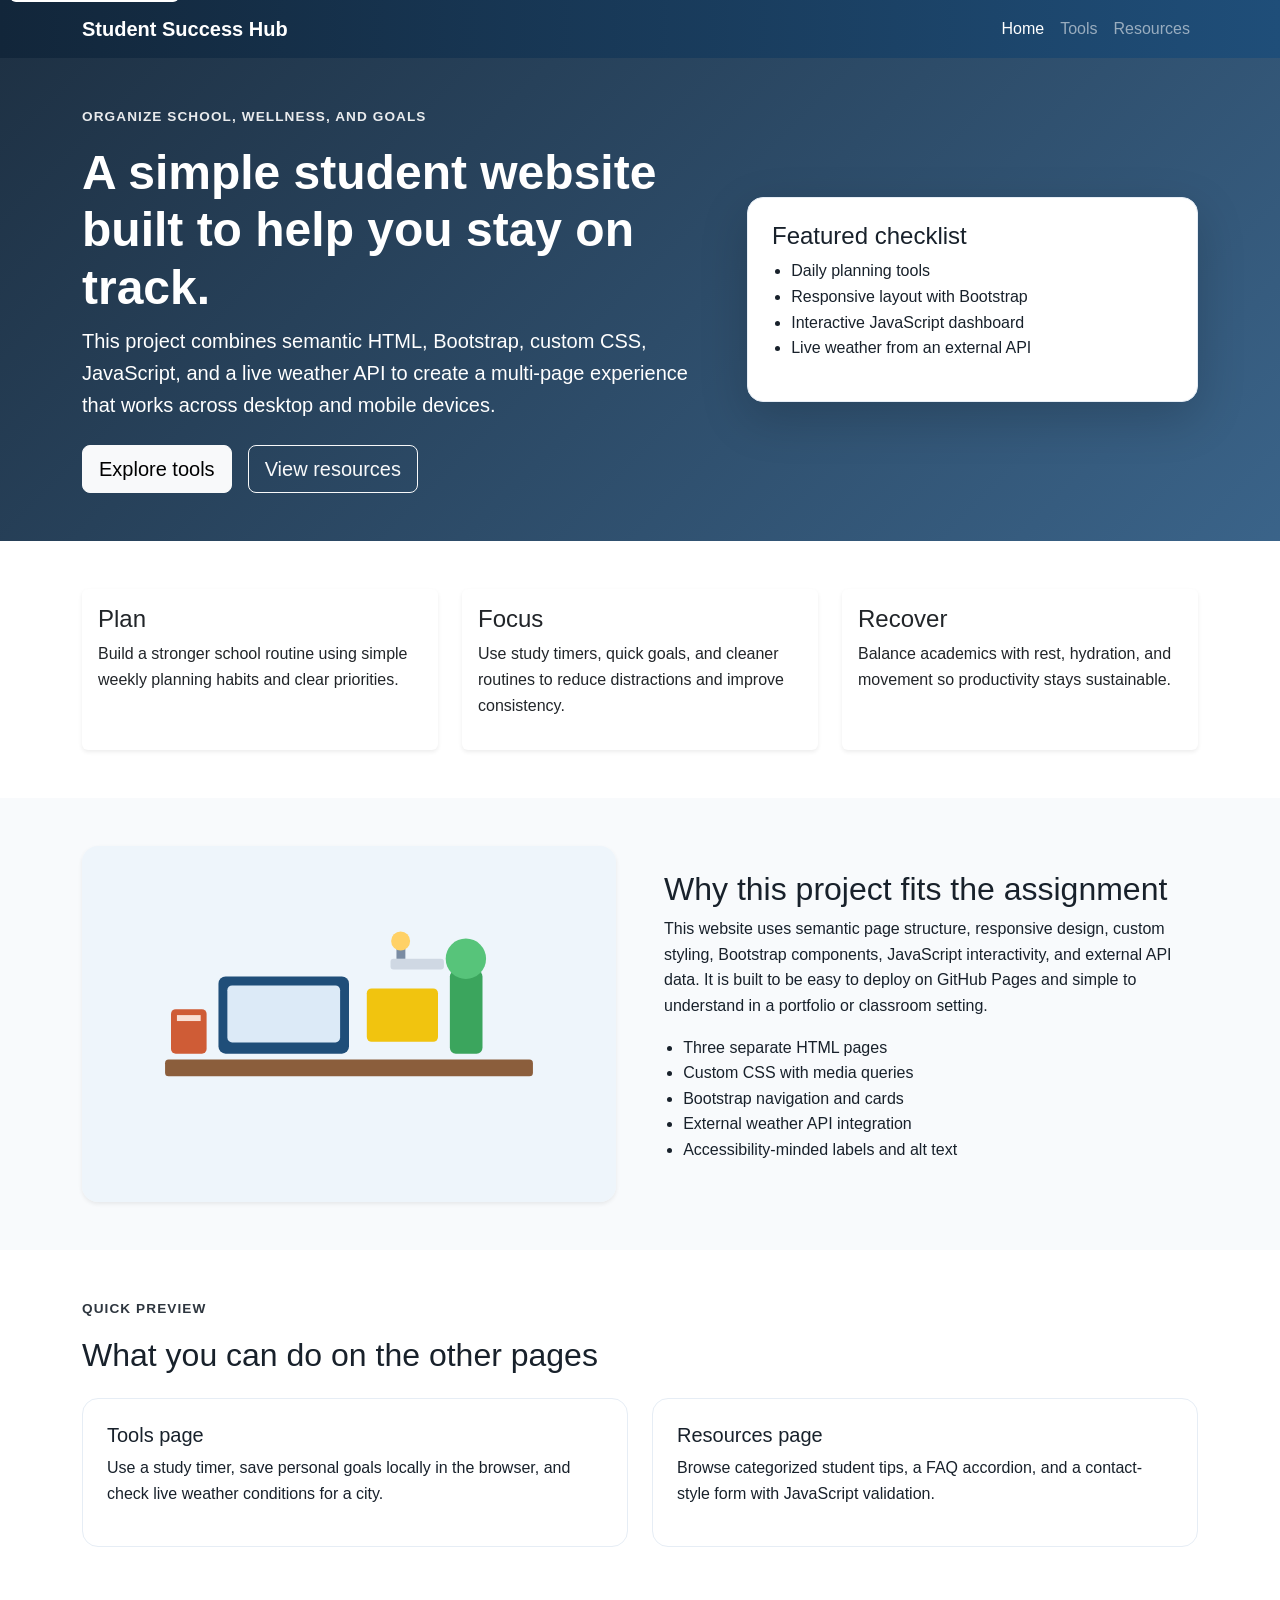
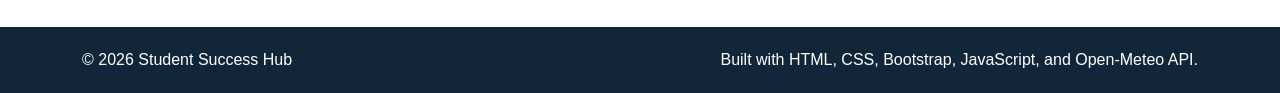
<file: index.html>
<!DOCTYPE html>
<html lang="en">
<head>
  <!-- Basic page metadata -->
  <meta charset="UTF-8">
  <meta name="viewport" content="width=device-width, initial-scale=1.0">
  <title>Student Success Hub | Home</title>
  <meta name="description" content="A responsive student resource website with productivity tools, wellness tips, and live weather data.">
  <!-- Bootstrap CSS for responsive design and components -->
  <link href="https://cdn.jsdelivr.net/npm/bootstrap@5.3.3/dist/css/bootstrap.min.css" rel="stylesheet">
  <!-- Custom styles -->
  <link rel="stylesheet" href="assets/css/styles.css">
</head>
<body>
  <a class="skip-link" href="#main-content">Skip to main content</a>

  <header>
    <nav class="navbar navbar-expand-lg navbar-dark custom-nav" aria-label="Main navigation">
      <div class="container">
        <a class="navbar-brand fw-bold" href="index.html">Student Success Hub</a>
        <button class="navbar-toggler" type="button" data-bs-toggle="collapse" data-bs-target="#navMenu" aria-controls="navMenu" aria-expanded="false" aria-label="Toggle navigation">
          <span class="navbar-toggler-icon"></span>
        </button>
        <div class="collapse navbar-collapse" id="navMenu">
          <ul class="navbar-nav ms-auto">
            <li class="nav-item"><a class="nav-link active" aria-current="page" href="index.html">Home</a></li>
            <li class="nav-item"><a class="nav-link" href="tools.html">Tools</a></li>
            <li class="nav-item"><a class="nav-link" href="resources.html">Resources</a></li>
          </ul>
        </div>
      </div>
    </nav>

    <section class="hero-section text-white">
      <div class="container py-5">
        <div class="row align-items-center g-4">
          <div class="col-lg-7">
            <p class="eyebrow">Organize school, wellness, and goals</p>
            <h1 class="display-5 fw-bold">A simple student website built to help you stay on track.</h1>
            <p class="lead">This project combines semantic HTML, Bootstrap, custom CSS, JavaScript, and a live weather API to create a multi-page experience that works across desktop and mobile devices.</p>
            <div class="d-flex flex-wrap gap-3 mt-4">
              <a class="btn btn-light btn-lg" href="tools.html">Explore tools</a>
              <a class="btn btn-outline-light btn-lg" href="resources.html">View resources</a>
            </div>
          </div>
          <div class="col-lg-5">
            <div class="info-card shadow-lg">
              <h2 class="h4">Featured checklist</h2>
              <ul class="feature-list">
                <li>Daily planning tools</li>
                <li>Responsive layout with Bootstrap</li>
                <li>Interactive JavaScript dashboard</li>
                <li>Live weather from an external API</li>
              </ul>
            </div>
          </div>
        </div>
      </div>
    </section>
  </header>

  <main id="main-content">
    <section class="py-5">
      <div class="container">
        <div class="row g-4">
          <div class="col-md-4">
            <article class="card h-100 shadow-sm border-0">
              <div class="card-body">
                <h2 class="h4">Plan</h2>
                <p>Build a stronger school routine using simple weekly planning habits and clear priorities.</p>
              </div>
            </article>
          </div>
          <div class="col-md-4">
            <article class="card h-100 shadow-sm border-0">
              <div class="card-body">
                <h2 class="h4">Focus</h2>
                <p>Use study timers, quick goals, and cleaner routines to reduce distractions and improve consistency.</p>
              </div>
            </article>
          </div>
          <div class="col-md-4">
            <article class="card h-100 shadow-sm border-0">
              <div class="card-body">
                <h2 class="h4">Recover</h2>
                <p>Balance academics with rest, hydration, and movement so productivity stays sustainable.</p>
              </div>
            </article>
          </div>
        </div>
      </div>
    </section>

    <section class="py-5 alt-section">
      <div class="container">
        <div class="row align-items-center g-5">
          <div class="col-lg-6">
            <img src="assets/images/study-space.svg" class="img-fluid rounded-4 shadow-sm" alt="Illustration of a student study space with laptop, books, and a plant.">
          </div>
          <div class="col-lg-6">
            <h2>Why this project fits the assignment</h2>
            <p>This website uses semantic page structure, responsive design, custom styling, Bootstrap components, JavaScript interactivity, and external API data. It is built to be easy to deploy on GitHub Pages and simple to understand in a portfolio or classroom setting.</p>
            <ul class="check-list">
              <li>Three separate HTML pages</li>
              <li>Custom CSS with media queries</li>
              <li>Bootstrap navigation and cards</li>
              <li>External weather API integration</li>
              <li>Accessibility-minded labels and alt text</li>
            </ul>
          </div>
        </div>
      </div>
    </section>

    <section class="py-5">
      <div class="container">
        <div class="section-header">
          <p class="eyebrow">Quick preview</p>
          <h2>What you can do on the other pages</h2>
        </div>
        <div class="row g-4">
          <div class="col-lg-6">
            <article class="preview-box h-100">
              <h3 class="h5">Tools page</h3>
              <p>Use a study timer, save personal goals locally in the browser, and check live weather conditions for a city.</p>
            </article>
          </div>
          <div class="col-lg-6">
            <article class="preview-box h-100">
              <h3 class="h5">Resources page</h3>
              <p>Browse categorized student tips, a FAQ accordion, and a contact-style form with JavaScript validation.</p>
            </article>
          </div>
        </div>
      </div>
    </section>
  </main>

  <footer class="site-footer">
    <div class="container d-flex flex-column flex-md-row justify-content-between gap-2">
      <p class="mb-0">&copy; 2026 Student Success Hub</p>
      <p class="mb-0">Built with HTML, CSS, Bootstrap, JavaScript, and Open-Meteo API.</p>
    </div>
  </footer>

  <script src="https://cdn.jsdelivr.net/npm/bootstrap@5.3.3/dist/js/bootstrap.bundle.min.js"></script>
  <script src="assets/js/main.js"></script>
</body>
</html>
</file>
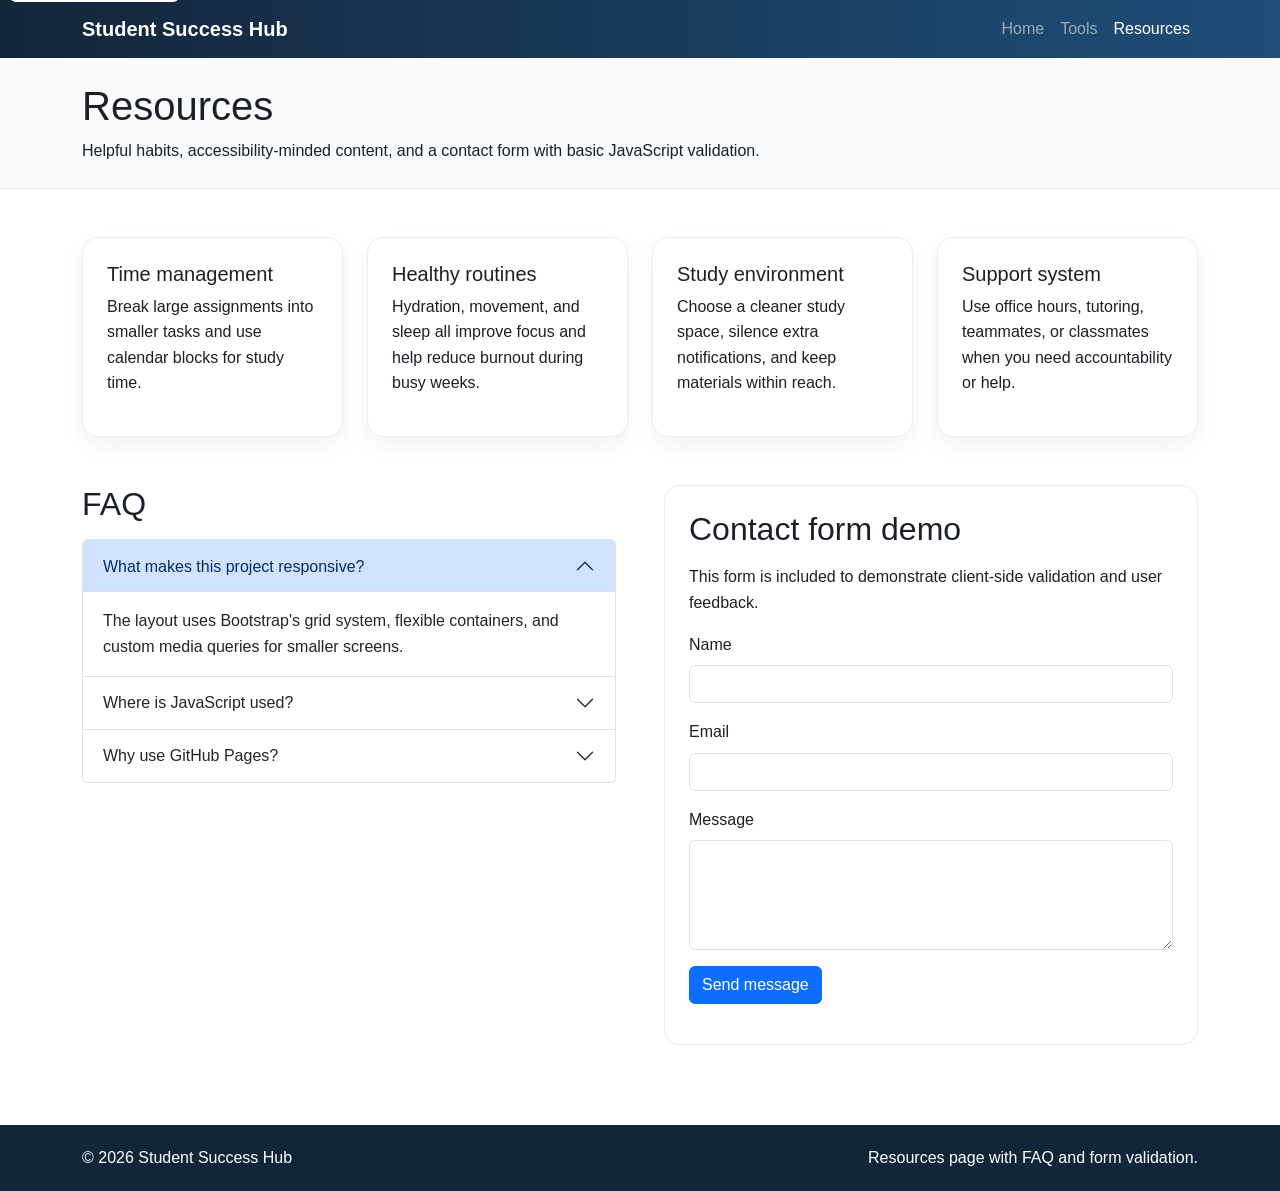
<file: resources.html>
<!DOCTYPE html>
<html lang="en">
<head>
  <meta charset="UTF-8">
  <meta name="viewport" content="width=device-width, initial-scale=1.0">
  <title>Student Success Hub | Resources</title>
  <meta name="description" content="Student wellness and success resources with responsive layout, FAQ, and form validation.">
  <link href="https://cdn.jsdelivr.net/npm/bootstrap@5.3.3/dist/css/bootstrap.min.css" rel="stylesheet">
  <link rel="stylesheet" href="assets/css/styles.css">
</head>
<body>
  <a class="skip-link" href="#main-content">Skip to main content</a>

  <header>
    <nav class="navbar navbar-expand-lg navbar-dark custom-nav" aria-label="Main navigation">
      <div class="container">
        <a class="navbar-brand fw-bold" href="index.html">Student Success Hub</a>
        <button class="navbar-toggler" type="button" data-bs-toggle="collapse" data-bs-target="#navMenu" aria-controls="navMenu" aria-expanded="false" aria-label="Toggle navigation">
          <span class="navbar-toggler-icon"></span>
        </button>
        <div class="collapse navbar-collapse" id="navMenu">
          <ul class="navbar-nav ms-auto">
            <li class="nav-item"><a class="nav-link" href="index.html">Home</a></li>
            <li class="nav-item"><a class="nav-link" href="tools.html">Tools</a></li>
            <li class="nav-item"><a class="nav-link active" aria-current="page" href="resources.html">Resources</a></li>
          </ul>
        </div>
      </div>
    </nav>

    <section class="page-banner">
      <div class="container py-4">
        <h1 class="mb-2">Resources</h1>
        <p class="mb-0">Helpful habits, accessibility-minded content, and a contact form with basic JavaScript validation.</p>
      </div>
    </section>
  </header>

  <main id="main-content" class="py-5">
    <div class="container">
      <section class="mb-5">
        <div class="row g-4">
          <div class="col-md-6 col-xl-3">
            <article class="resource-card h-100">
              <h2 class="h5">Time management</h2>
              <p>Break large assignments into smaller tasks and use calendar blocks for study time.</p>
            </article>
          </div>
          <div class="col-md-6 col-xl-3">
            <article class="resource-card h-100">
              <h2 class="h5">Healthy routines</h2>
              <p>Hydration, movement, and sleep all improve focus and help reduce burnout during busy weeks.</p>
            </article>
          </div>
          <div class="col-md-6 col-xl-3">
            <article class="resource-card h-100">
              <h2 class="h5">Study environment</h2>
              <p>Choose a cleaner study space, silence extra notifications, and keep materials within reach.</p>
            </article>
          </div>
          <div class="col-md-6 col-xl-3">
            <article class="resource-card h-100">
              <h2 class="h5">Support system</h2>
              <p>Use office hours, tutoring, teammates, or classmates when you need accountability or help.</p>
            </article>
          </div>
        </div>
      </section>

      <div class="row g-5">
        <div class="col-lg-6">
          <section>
            <h2 class="mb-3">FAQ</h2>
            <div class="accordion" id="faqAccordion">
              <div class="accordion-item">
                <h3 class="accordion-header">
                  <button class="accordion-button" type="button" data-bs-toggle="collapse" data-bs-target="#faqOne" aria-expanded="true" aria-controls="faqOne">
                    What makes this project responsive?
                  </button>
                </h3>
                <div id="faqOne" class="accordion-collapse collapse show" data-bs-parent="#faqAccordion">
                  <div class="accordion-body">
                    The layout uses Bootstrap's grid system, flexible containers, and custom media queries for smaller screens.
                  </div>
                </div>
              </div>
              <div class="accordion-item">
                <h3 class="accordion-header">
                  <button class="accordion-button collapsed" type="button" data-bs-toggle="collapse" data-bs-target="#faqTwo" aria-expanded="false" aria-controls="faqTwo">
                    Where is JavaScript used?
                  </button>
                </h3>
                <div id="faqTwo" class="accordion-collapse collapse" data-bs-parent="#faqAccordion">
                  <div class="accordion-body">
                    JavaScript powers the timer, goal tracker, live weather search, and the form validation message below.
                  </div>
                </div>
              </div>
              <div class="accordion-item">
                <h3 class="accordion-header">
                  <button class="accordion-button collapsed" type="button" data-bs-toggle="collapse" data-bs-target="#faqThree" aria-expanded="false" aria-controls="faqThree">
                    Why use GitHub Pages?
                  </button>
                </h3>
                <div id="faqThree" class="accordion-collapse collapse" data-bs-parent="#faqAccordion">
                  <div class="accordion-body">
                    GitHub Pages is a simple and free way to publish a static project so instructors and employers can view it online.
                  </div>
                </div>
              </div>
            </div>
          </section>
        </div>

        <div class="col-lg-6">
          <section class="form-panel">
            <h2 class="mb-3">Contact form demo</h2>
            <p>This form is included to demonstrate client-side validation and user feedback.</p>
            <form id="contact-form" novalidate>
              <div class="mb-3">
                <label for="name" class="form-label">Name</label>
                <input id="name" class="form-control" type="text" required>
              </div>
              <div class="mb-3">
                <label for="email" class="form-label">Email</label>
                <input id="email" class="form-control" type="email" required>
              </div>
              <div class="mb-3">
                <label for="message" class="form-label">Message</label>
                <textarea id="message" class="form-control" rows="4" required></textarea>
              </div>
              <button class="btn btn-primary" type="submit">Send message</button>
            </form>
            <p id="form-status" class="mt-3 mb-0" aria-live="polite"></p>
          </section>
        </div>
      </div>
    </div>
  </main>

  <footer class="site-footer">
    <div class="container d-flex flex-column flex-md-row justify-content-between gap-2">
      <p class="mb-0">&copy; 2026 Student Success Hub</p>
      <p class="mb-0">Resources page with FAQ and form validation.</p>
    </div>
  </footer>

  <script src="https://cdn.jsdelivr.net/npm/bootstrap@5.3.3/dist/js/bootstrap.bundle.min.js"></script>
  <script src="assets/js/main.js"></script>
</body>
</html>
</file>
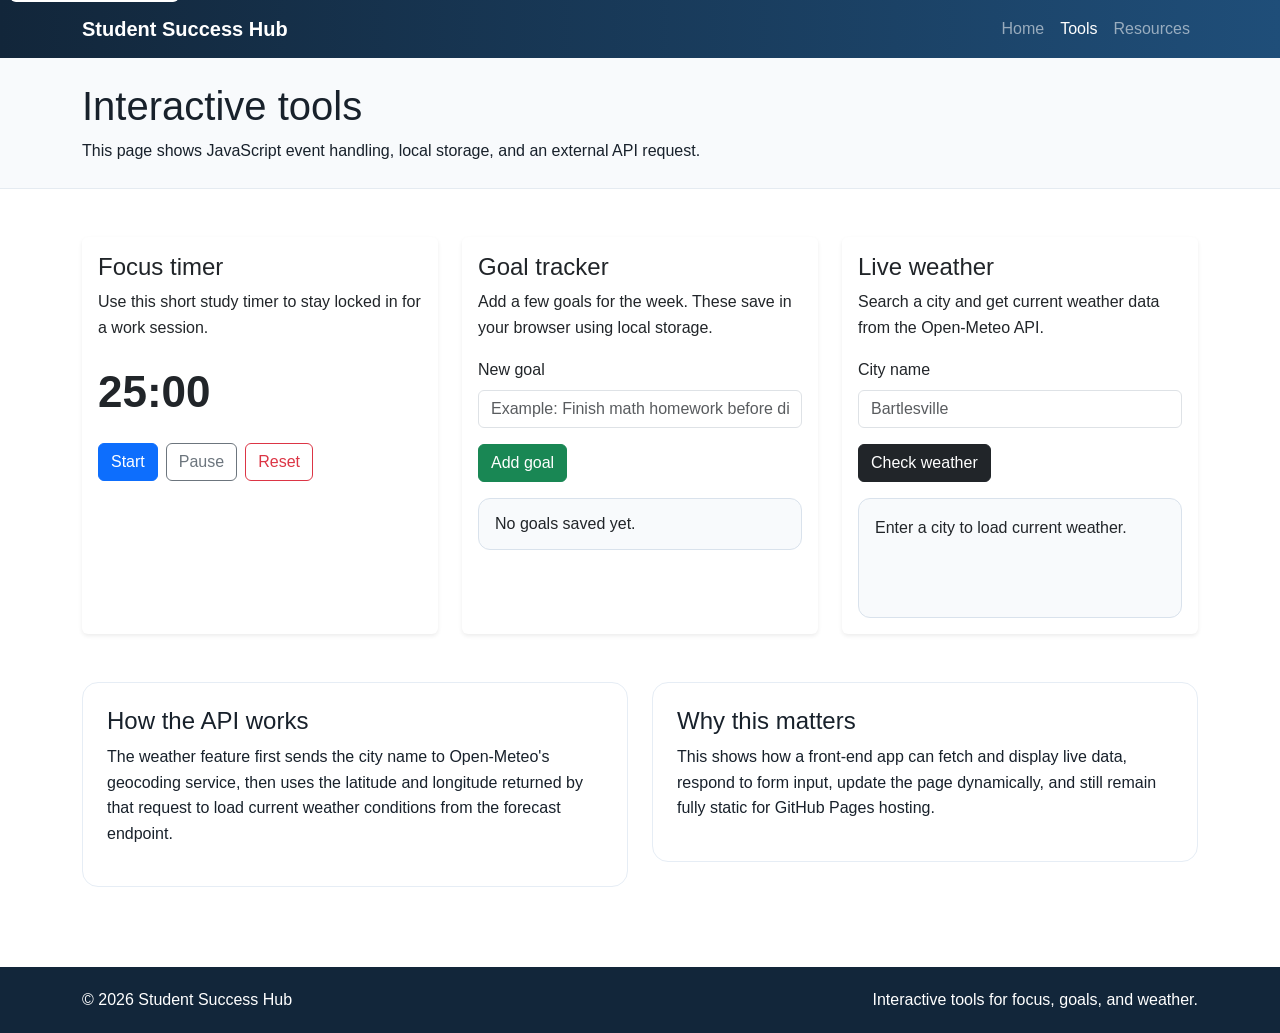
<file: tools.html>
<!DOCTYPE html>
<html lang="en">
<head>
  <meta charset="UTF-8">
  <meta name="viewport" content="width=device-width, initial-scale=1.0">
  <title>Student Success Hub | Tools</title>
  <meta name="description" content="Interactive student tools including a study timer, goal tracker, and live weather search.">
  <link href="https://cdn.jsdelivr.net/npm/bootstrap@5.3.3/dist/css/bootstrap.min.css" rel="stylesheet">
  <link rel="stylesheet" href="assets/css/styles.css">
</head>
<body>
  <a class="skip-link" href="#main-content">Skip to main content</a>

  <header>
    <nav class="navbar navbar-expand-lg navbar-dark custom-nav" aria-label="Main navigation">
      <div class="container">
        <a class="navbar-brand fw-bold" href="index.html">Student Success Hub</a>
        <button class="navbar-toggler" type="button" data-bs-toggle="collapse" data-bs-target="#navMenu" aria-controls="navMenu" aria-expanded="false" aria-label="Toggle navigation">
          <span class="navbar-toggler-icon"></span>
        </button>
        <div class="collapse navbar-collapse" id="navMenu">
          <ul class="navbar-nav ms-auto">
            <li class="nav-item"><a class="nav-link" href="index.html">Home</a></li>
            <li class="nav-item"><a class="nav-link active" aria-current="page" href="tools.html">Tools</a></li>
            <li class="nav-item"><a class="nav-link" href="resources.html">Resources</a></li>
          </ul>
        </div>
      </div>
    </nav>

    <section class="page-banner">
      <div class="container py-4">
        <h1 class="mb-2">Interactive tools</h1>
        <p class="mb-0">This page shows JavaScript event handling, local storage, and an external API request.</p>
      </div>
    </section>
  </header>

  <main id="main-content" class="py-5">
    <div class="container">
      <div class="row g-4">
        <div class="col-xl-4">
          <section class="card shadow-sm h-100 border-0">
            <div class="card-body">
              <h2 class="h4">Focus timer</h2>
              <p>Use this short study timer to stay locked in for a work session.</p>
              <div class="timer-value" aria-live="polite">25:00</div>
              <div class="d-flex gap-2 flex-wrap">
                <button class="btn btn-primary" id="start-timer-btn">Start</button>
                <button class="btn btn-outline-secondary" id="pause-timer-btn">Pause</button>
                <button class="btn btn-outline-danger" id="reset-timer-btn">Reset</button>
              </div>
            </div>
          </section>
        </div>

        <div class="col-xl-4">
          <section class="card shadow-sm h-100 border-0">
            <div class="card-body">
              <h2 class="h4">Goal tracker</h2>
              <p>Add a few goals for the week. These save in your browser using local storage.</p>
              <form id="goal-form" class="mb-3">
                <label for="goal-input" class="form-label">New goal</label>
                <input id="goal-input" class="form-control" type="text" maxlength="80" placeholder="Example: Finish math homework before dinner">
                <button class="btn btn-success mt-3" type="submit">Add goal</button>
              </form>
              <ul id="goal-list" class="goal-list" aria-label="Saved goals"></ul>
            </div>
          </section>
        </div>

        <div class="col-xl-4">
          <section class="card shadow-sm h-100 border-0">
            <div class="card-body">
              <h2 class="h4">Live weather</h2>
              <p>Search a city and get current weather data from the Open-Meteo API.</p>
              <form id="weather-form" class="mb-3">
                <label for="city-input" class="form-label">City name</label>
                <input id="city-input" class="form-control" type="text" placeholder="Bartlesville" required>
                <button class="btn btn-dark mt-3" type="submit">Check weather</button>
              </form>
              <div id="weather-output" class="weather-output" aria-live="polite">
                Enter a city to load current weather.
              </div>
            </div>
          </section>
        </div>
      </div>

      <section class="mt-5">
        <div class="row g-4">
          <div class="col-lg-6">
            <article class="info-panel">
              <h2 class="h4">How the API works</h2>
              <p>The weather feature first sends the city name to Open-Meteo's geocoding service, then uses the latitude and longitude returned by that request to load current weather conditions from the forecast endpoint.</p>
            </article>
          </div>
          <div class="col-lg-6">
            <article class="info-panel">
              <h2 class="h4">Why this matters</h2>
              <p>This shows how a front-end app can fetch and display live data, respond to form input, update the page dynamically, and still remain fully static for GitHub Pages hosting.</p>
            </article>
          </div>
        </div>
      </section>
    </div>
  </main>

  <footer class="site-footer">
    <div class="container d-flex flex-column flex-md-row justify-content-between gap-2">
      <p class="mb-0">&copy; 2026 Student Success Hub</p>
      <p class="mb-0">Interactive tools for focus, goals, and weather.</p>
    </div>
  </footer>

  <script src="https://cdn.jsdelivr.net/npm/bootstrap@5.3.3/dist/js/bootstrap.bundle.min.js"></script>
  <script src="assets/js/main.js"></script>
</body>
</html>
</file>
<file: assets/css/styles.css>
/* Base styles for the full site */
:root {
  --navy: #12263a;
  --blue: #1f4e79;
  --gold: #f1c40f;
  --offwhite: #f8fafc;
  --muted: #5b6770;
  --dark: #18212b;
  --success-bg: #eafaf1;
}

body {
  font-family: Arial, Helvetica, sans-serif;
  color: var(--dark);
  background-color: #ffffff;
  line-height: 1.6;
}

.skip-link {
  position: absolute;
  top: -40px;
  left: 10px;
  background: #ffffff;
  color: #000000;
  padding: 8px 12px;
  z-index: 1000;
  border-radius: 6px;
}

.skip-link:focus {
  top: 10px;
}

.custom-nav {
  background: linear-gradient(90deg, var(--navy), var(--blue));
}

.hero-section {
  background: linear-gradient(135deg, rgba(18, 38, 58, 0.95), rgba(31, 78, 121, 0.88));
}

.eyebrow {
  letter-spacing: 0.08em;
  text-transform: uppercase;
  font-weight: 700;
  font-size: 0.85rem;
  opacity: 0.9;
}

.info-card,
.preview-box,
.info-panel,
.form-panel,
.resource-card {
  background-color: #ffffff;
  border-radius: 1rem;
  padding: 1.5rem;
  border: 1px solid #e6edf5;
}

.info-card {
  color: var(--dark);
}

.feature-list,
.check-list {
  padding-left: 1.2rem;
}

.alt-section {
  background-color: var(--offwhite);
}

.section-header {
  margin-bottom: 1.5rem;
}

.site-footer {
  background-color: var(--navy);
  color: #ffffff;
  padding: 1.25rem 0;
  margin-top: 2rem;
}

.page-banner {
  background-color: var(--offwhite);
  border-bottom: 1px solid #e5ebf1;
}

.timer-value {
  font-size: 2.75rem;
  font-weight: 700;
  margin: 1rem 0;
}

.goal-list {
  list-style: none;
  padding-left: 0;
  margin-bottom: 0;
}

.goal-list li {
  display: flex;
  justify-content: space-between;
  align-items: center;
  gap: 1rem;
  background-color: var(--offwhite);
  border: 1px solid #d9e2ec;
  border-radius: 0.75rem;
  padding: 0.75rem 1rem;
  margin-bottom: 0.75rem;
}

.goal-list button {
  border: none;
  background-color: #b22222;
  color: #ffffff;
  border-radius: 999px;
  padding: 0.35rem 0.7rem;
}

.weather-output {
  min-height: 120px;
  background-color: var(--offwhite);
  border: 1px solid #d9e2ec;
  border-radius: 0.75rem;
  padding: 1rem;
}

.resource-card {
  box-shadow: 0 8px 20px rgba(18, 38, 58, 0.06);
}

.success-message {
  color: #155724;
  background-color: var(--success-bg);
  padding: 0.75rem 1rem;
  border-radius: 0.75rem;
  border: 1px solid #b7e4c7;
}

.error-message {
  color: #842029;
  background-color: #f8d7da;
  padding: 0.75rem 1rem;
  border-radius: 0.75rem;
  border: 1px solid #f5c2c7;
}

/* Tablet adjustments */
@media (max-width: 991px) {
  .hero-section .display-5 {
    font-size: 2.3rem;
  }

  .info-card {
    margin-top: 1rem;
  }
}

/* Mobile adjustments */
@media (max-width: 575px) {
  .timer-value {
    font-size: 2.1rem;
  }

  .hero-section .display-5 {
    font-size: 1.9rem;
  }

  .preview-box,
  .info-panel,
  .form-panel,
  .resource-card,
  .info-card {
    padding: 1.1rem;
  }
}
</file>
